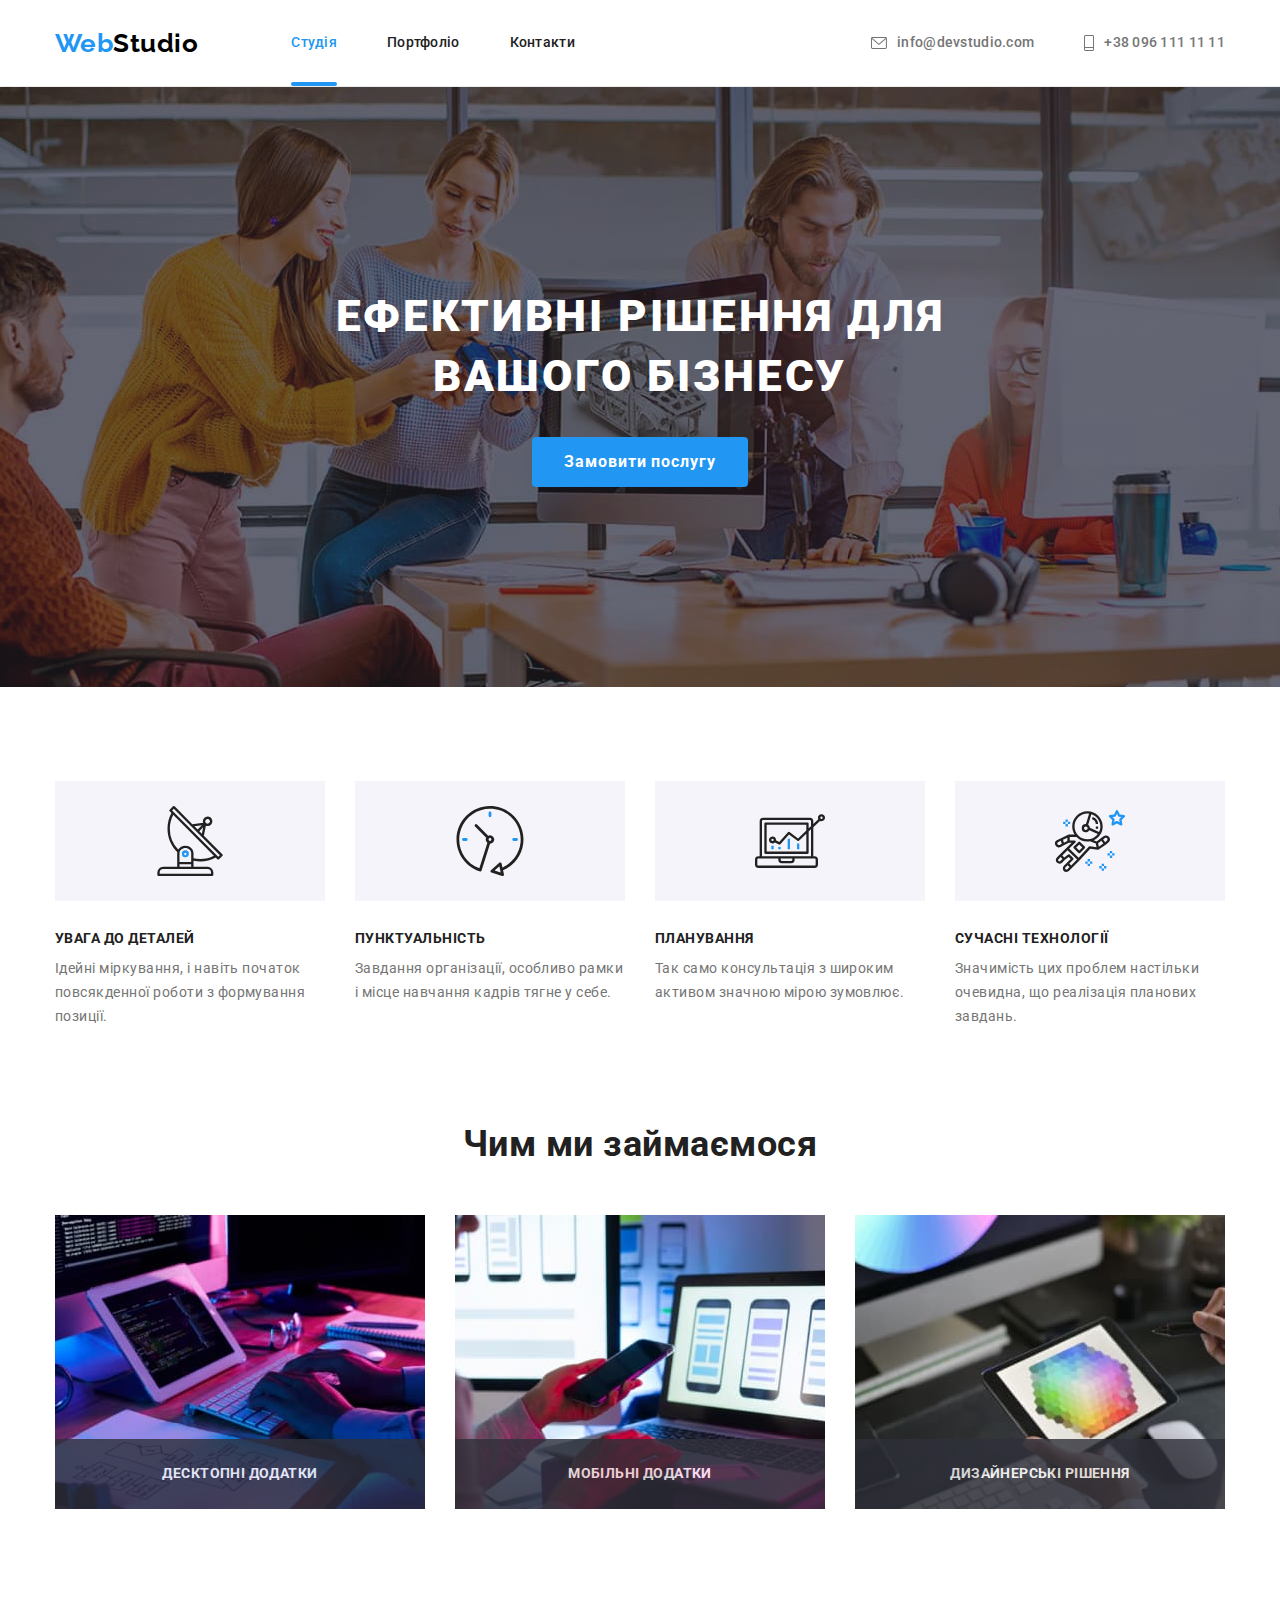
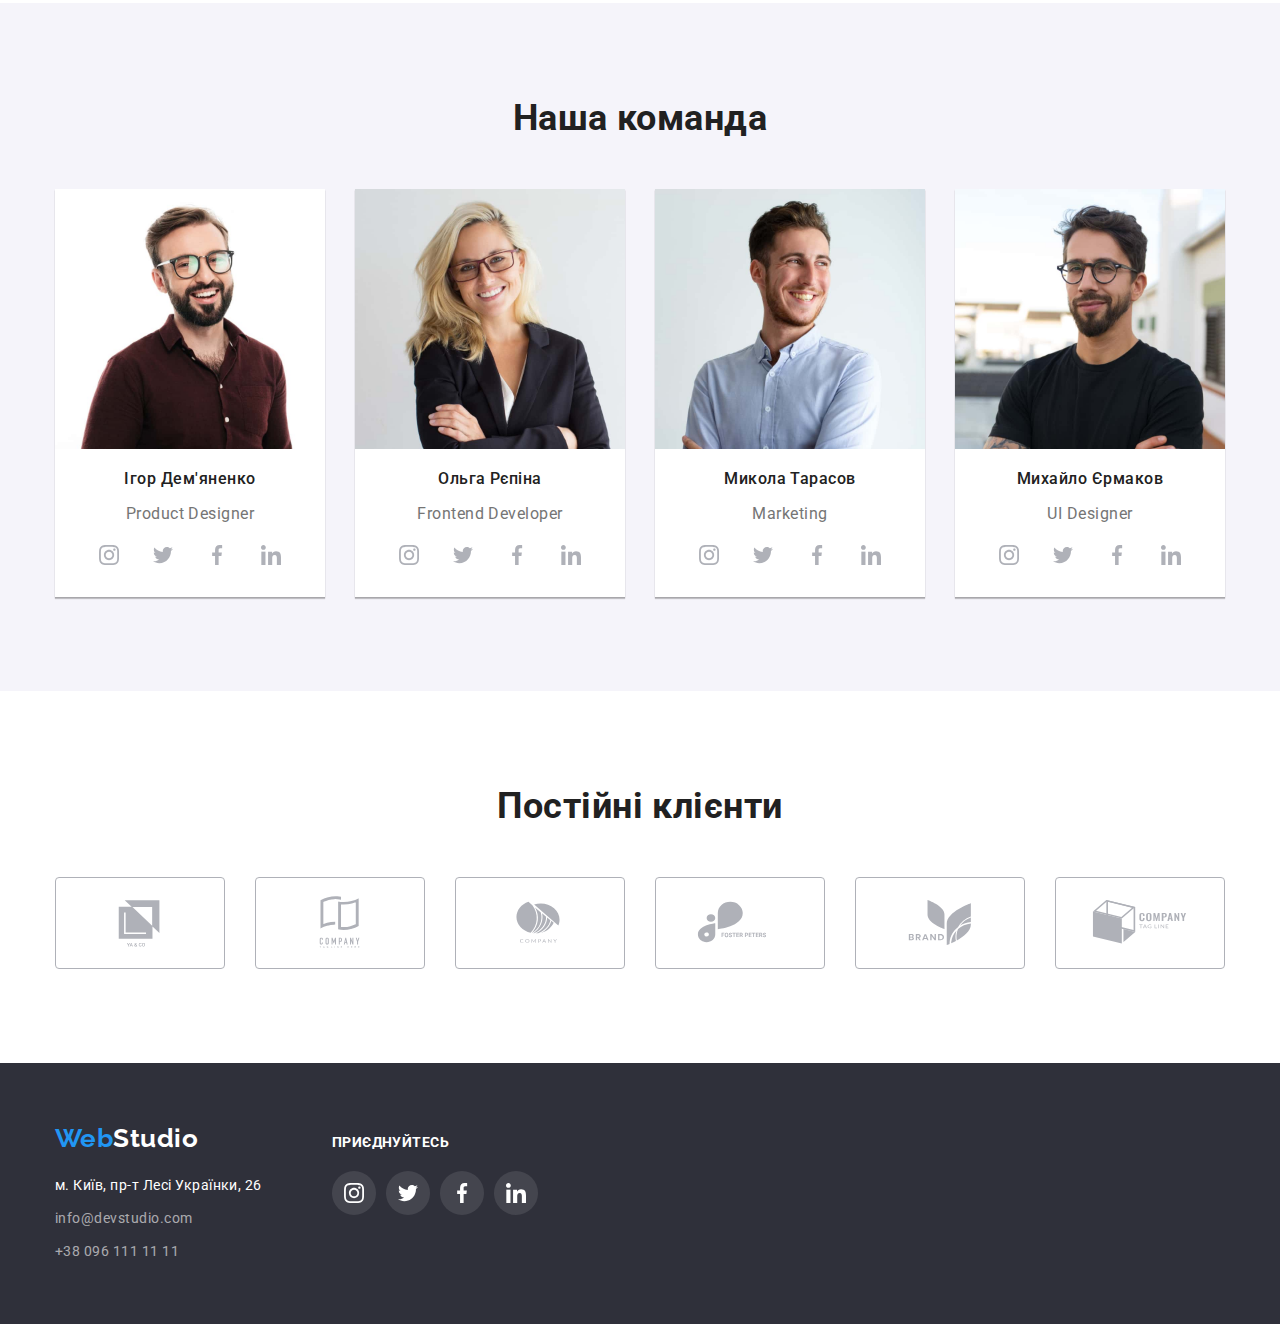
<file: index.html>
<!DOCTYPE html>
<html lang="uk">
  <head>
    <meta charset="UTF-8" />
    <meta http-equiv="X-UA-Compatible" content="IE=edge" />
    <meta name="viewport" content="width=device-width, initial-scale=1.0" />
    <title>Студія</title>
    <link rel="preconnect" href="https://fonts.googleapis.com" />
    <link rel="preconnect" href="https://fonts.gstatic.com" crossorigin />
    <link
      href="https://fonts.googleapis.com/css2?family=Raleway:wght@700&family=Roboto:wght@400;500;700;900&display=swap"
      rel="stylesheet"
    />
    <!-- Сначала нормализатор для улучшения кроссбраузерности веб-страницы.
    В нормализаторе modern-normalize по умолчанию задан глобальный border-box-->
    <link
      rel="stylesheet"
      href="https://cdnjs.cloudflare.com/ajax/libs/modern-normalize/1.0.0/modern-normalize.min.css"
    />
    <!-- Основной стиль веб-страницы-->
    <link rel="stylesheet" href="./css/styles.css" />
  </head>
  <body>
    <header class="header">
      <div class="container container-header">
        <a href="./index.html" class="logo"
          ><span class="accent">Web</span>Studio</a
        >
        <nav class="nav">
          <ul class="header-nav list">
            <li class="header-nav-list">
              <a href="./index.html" class="link-nav current">Студія</a>
            </li>
            <li class="header-nav-list">
              <a href="./portfolio.html" class="link-nav">Портфоліо</a>
            </li>
            <li class="header-nav-list">
              <a href="#address" class="link-nav">Контакти</a>
            </li>
          </ul>
        </nav>
        <ul class="list header-mail">
          <li class="header-contacts">
            <a href="mailto:info@devstudio.com" class="link-contacts">
              <svg
                width="16"
                height="12"
                class="icon-contacts"
              >
                <use href="./images/icons.svg/symbol-defs.svg#icon-mail"></use>
              </svg>
              info@devstudio.com</a
            >
          </li>
          <li class="header-contacts">
            <a href="tel:+380961111111" class="link-contacts">
              <svg
                width="10"
                height="16"
                fill="currentColor"
                class="icon-contacts"
              >
                <use href="./images/icons.svg/symbol-defs.svg#icon-phone"></use>
              </svg>
              +38 096 111 11 11</a
            >
          </li>
        </ul>
      </div>
    </header>
    <main class="main">
      <section class="hero">
        <div class="container">
          <h1 class="hero-title">Ефективні рішення для вашого бізнесу</h1>
          <button type="button" class="hero-button" data-modal-open>Замовити послугу</button>
        </div>
      </section>
      <div class="backdrop is-hidden" data-modal>
        <div class="modal">
          <button type="button" class="closer-modal-button" data-modal-close>
            <svg width="11" height="11" class="closer-modal-icon">
              <use
                href="./images/icons.svg/sprite.svg#modal-button-closer"
              ></use>
            </svg>
          </button>
        </div>
      </div>
      <section class="advantage section">
        <div class="container">
          <h2 class="visually-hidden">Підхід до роботи</h2>
          <ul class="list advantage-list">
            <li class="item">
              <div class="item-container">
                <svg width="70" height="70">
                  <use
                    href="./images/icons.svg/symbol-defs.svg#icon-satellite-dish"
                  ></use>
                </svg>
              </div>
              <h3 class="title">УВАГА ДО ДЕТАЛЕЙ</h3>
              <p class="text">
                Ідейні міркування, і навіть початок повсякденної роботи з
                формування позиції.
              </p>
            </li>
            <li class="item">
              <div class="item-container">
                <svg width="70" height="70" fill="currentColor">
                  <use
                    href="./images/icons.svg/symbol-defs.svg#icon-clock"
                  ></use>
                </svg>
              </div>
              <h3 class="title">ПУНКТУАЛЬНІСТЬ</h3>
              <p class="text">
                Завдання організації, особливо рамки і місце навчання кадрів
                тягне у себе.
              </p>
            </li>
            <li class="item">
              <div class="item-container">
                <svg width="70" height="70" fill="currentColor">
                  <use
                    href="./images/icons.svg/symbol-defs.svg#icon-diagram"
                  ></use>
                </svg>
              </div>
              <h3 class="title">ПЛАНУВАННЯ</h3>
              <p class="text">
                Так само консультація з широким активом значною мірою зумовлює.
              </p>
            </li>
            <li class="item">
              <div class="item-container">
                <svg width="70" height="70" fill="currentColor">
                  <use
                    href="./images/icons.svg/symbol-defs.svg#icon-astronaut"
                  ></use>
                </svg>
              </div>
              <h3 class="title">СУЧАСНІ ТЕХНОЛОГІЇ</h3>
              <p class="text">
                Значимість цих проблем настільки очевидна, що реалізація
                планових завдань.
              </p>
            </li>
          </ul>
        </div>
      </section>
      <section class="area-​​work section">
        <div class="container">
          <h2 class="title">Чим ми займаємося</h2>
          <ul class="list">
            <li class="item">
              <div class="thumb-area-​​work">
                <img
                  src="./images/img1.jpg"
                  alt="Розробник пише код розмітки"
                  width="370"
                  class="image"
                />
                <div class="thumb-text-box">
                  <p class="thumb-text"> ДЕСКТОПНІ ДОДАТКИ</p>
                </div>
              </div>
            </li>
            <li class="item">
              <div class="thumb-area-​​work">
                <img
                  src="./images/img2.jpg"
                  alt="Розробник підбирає дизайн"
                  width="370"
                  class="image"
                />
                <div class="thumb-text-box">
                  <p class="thumb-text">МОБІЛЬНІ ДОДАТКИ</p>
                </div>
              </div>
            </li>
            <li class="item">
              <div class="thumb-area-​​work">
                <img
                  src="./images/img3.jpg"
                  alt="Розробник підбирає колір макету"
                  width="370"
                  class="image"
                />
                <div class="thumb-text-box">
                <p class="thumb-text">ДИЗАЙНЕРСЬКІ РІШЕННЯ</p>
                </div>
              </div>
            </li>
          </ul>
        </div>
      </section>
      <section class="teem section">
        <div class="container">
          <h2 class="title">Наша команда</h2>
          <ul class="list">
            <li class="card">
              <img
                src="./images/foto_igor.jpg"
                alt="Ігор Демяненко, Product Designer"
                width="270"
                class="fhotos-teem"
              />
              <div class="teem-card">
                <h3 class="name">Ігор Дем'яненко</h3>
                <p class="text">Product Designer</p>
                <ul class="social-list list">
                  <li class="social-item">
                    <a href="" class="social-link" aria-label="instagram">
                      <svg width="20" height="20" class="social-icon">
                        <use
                          href="./images/icons.svg/sprite.svg#icon-instagram"
                        ></use>
                      </svg>
                    </a>
                  </li>
                  <li class="social-item">
                    <a href="" class="social-link" aria-label="twitter">
                      <svg width="20" height="20" class="social-icon">
                        <use
                          href="./images/icons.svg/sprite.svg#icon-twitter"
                        ></use>
                      </svg>
                    </a>
                  </li>
                  <li class="social-item">
                    <a href="" class="social-link" aria-label="facebook">
                      <svg width="20" height="20" class="social-icon">
                        <use
                          href="./images/icons.svg/sprite.svg#icon-facebook"
                        ></use>
                      </svg>
                    </a>
                  </li>
                  <li class="social-item">
                    <a href="" class="social-link" aria-label="linkedin">
                      <svg width="20" height="20" class="social-icon">
                        <use
                          href="./images/icons.svg/sprite.svg#icon-linkedin"
                        ></use>
                      </svg>
                    </a>
                  </li>
                </ul>
              </div>
            </li>
            <li class="card">
              <img
                src="./images/foto_olga.jpg"
                alt="Ольга Рєпіна, Frontend Developer"
                width="270"
                class="fhotos-teem"
              />
              <div class="teem-card">
                <h3 class="name">Ольга Рєпіна</h3>
                <p class="text">Frontend Developer</p>
                <ul class="social-list list">
                  <li class="social-item">
                    <a href="" class="social-link" aria-label="instagram">
                      <svg width="20" height="20" class="social-icon">
                        <use
                          href="./images/icons.svg/sprite.svg#icon-instagram"
                        ></use>
                      </svg>
                    </a>
                  </li>
                  <li class="social-item">
                    <a href="" class="social-link" aria-label="twitter">
                      <svg width="20" height="20" class="social-icon">
                        <use
                          href="./images/icons.svg/sprite.svg#icon-twitter"
                        ></use>
                      </svg>
                    </a>
                  </li>
                  <li class="social-item">
                    <a href="" class="social-link" aria-label="facebook">
                      <svg width="20" height="20" class="social-icon">
                        <use
                          href="./images/icons.svg/sprite.svg#icon-facebook"
                        ></use>
                      </svg>
                    </a>
                  </li>
                  <li class="social-item">
                    <a href="" class="social-link" aria-label="linkedin">
                      <svg width="20" height="20" class="social-icon">
                        <use
                          href="./images/icons.svg/sprite.svg#icon-linkedin"
                        ></use>
                      </svg>
                    </a>
                  </li>
                </ul>
              </div>
            </li>
            <li class="card">
              <img
                src="./images/foto_mikola.jpg"
                alt="Микола Тарасов, Marketing"
                width="270"
                class="fhotos-teem"
              />
              <div class="teem-card">
                <h3 class="name">Микола Тарасов</h3>
                <p class="text">Marketing</p>
                <ul class="social-list list">
                  <li class="social-item">
                    <a href="" class="social-link" aria-label="instagram">
                      <svg width="20" height="20" class="social-icon">
                        <use
                          href="./images/icons.svg/sprite.svg#icon-instagram"
                        ></use>
                      </svg>
                    </a>
                  </li>
                  <li class="social-item">
                    <a href="" class="social-link" aria-label="twitter">
                      <svg width="20" height="20" class="social-icon">
                        <use
                          href="./images/icons.svg/sprite.svg#icon-twitter"
                        ></use>
                      </svg>
                    </a>
                  </li>
                  <li class="social-item">
                    <a href="" class="social-link" aria-label="facebook">
                      <svg width="20" height="20" class="social-icon">
                        <use
                          href="./images/icons.svg/sprite.svg#icon-facebook"
                        ></use>
                      </svg>
                    </a>
                  </li>
                  <li class="social-item">
                    <a href="" class="social-link" aria-label="linkedin">
                      <svg width="20" height="20" class="social-icon">
                        <use
                          href="./images/icons.svg/sprite.svg#icon-linkedin"
                        ></use>
                      </svg>
                    </a>
                  </li>
                </ul>
              </div>
            </li>
            <li class="card">
              <img
                src="./images/foto_mihailo.jpg"
                alt="Михайло Єрмаков, UI Designer"
                width="270"
                class="fhotos-teem"
              />
              <div class="teem-card">
                <h3 class="name">Михайло Єрмаков</h3>
                <p class="text">UI Designer</p>
                <ul class="social-list list">
                  <li class="social-item">
                    <a href="" class="social-link" aria-label="instagram">
                      <svg width="20" height="20" class="social-icon">
                        <use
                          href="./images/icons.svg/sprite.svg#icon-instagram"
                        ></use>
                      </svg>
                    </a>
                  </li>
                  <li class="social-item">
                    <a href="" class="social-link" aria-label="twitter">
                      <svg width="20" height="20" class="social-icon">
                        <use
                          href="./images/icons.svg/sprite.svg#icon-twitter"
                        ></use>
                      </svg>
                    </a>
                  </li>
                  <li class="social-item">
                    <a href="" class="social-link" aria-label="facebook">
                      <svg width="20" height="20" class="social-icon">
                        <use
                          href="./images/icons.svg/sprite.svg#icon-facebook"
                        ></use>
                      </svg>
                    </a>
                  </li>
                  <li class="social-item">
                    <a href="" class="social-link" aria-label="linkedin">
                      <svg width="20" height="20" class="social-icon">
                        <use
                          href="./images/icons.svg/sprite.svg#icon-linkedin"
                        ></use>
                      </svg>
                    </a>
                  </li>
                </ul>
              </div>
            </li>
          </ul>
        </div>
      </section>
      <section class="clients section">
        <div class="container">
          <h2 class="title-client">Постійні клієнти</h2>
          <ul class="list">
            <li class="item">
              <a href="" class="link-client" aria-label="client ya-and-co">
                <svg width="106" height="60" class="icon-client">
                  <use
                    href="./images/icons.svg/sprite.svg#icon-ya-and-co"
                  ></use>
                </svg>
              </a>
            </li>
            <li class="item">
              <a href="" class="link-client" aria-label="client ya-and-co">
                <svg width="106" height="60" class="icon-client">
                  <use
                    href="./images/icons.svg/sprite.svg#icon-company-tagline-here"
                  ></use>
                </svg>
              </a>
            </li>
            <li class="item">
              <a href="" class="link-client" aria-label="client ya-and-co">
                <svg width="106" height="60" class="icon-client">
                  <use href="./images/icons.svg/sprite.svg#icon-company"></use>
                </svg>
              </a>
            </li>
            <li class="item">
              <a href="" class="link-client" aria-label="client ya-and-co">
                <svg width="106" height="60" class="icon-client">
                  <use
                    href="./images/icons.svg/sprite.svg#icon-foster-peters"
                  ></use>
                </svg>
              </a>
            </li>
            <li class="item">
              <a href="" class="link-client" aria-label="client ya-and-co">
                <svg width="106" height="60" class="icon-client">
                  <use href="./images/icons.svg/sprite.svg#icon-brand"></use>
                </svg>
              </a>
            </li>
            <li class="item">
              <a href="" class="link-client" aria-label="client ya-and-co">
                <svg width="106" height="60" class="icon-client">
                  <use
                    href="./images/icons.svg/sprite.svg#icon-company-tag-line"
                  ></use>
                </svg>
              </a>
            </li>
          </ul>
        </div>
      </section>
    </main>
    <footer class="footer">
      <div class="container container-footer">
        <div class="container-address">
          <a href="./index.html" class="footer-logo"
            ><span class="accent">Web</span>Studio</a
          >
          <address id="address" class="address">
            <ul class="list">
              <li class="item">
                <a
                  href="https://goo.gl/maps/zxxZXzN141BjYgjw8"
                  target="_blank"
                  class="address-link"
                  >м. Київ, пр-т Лесі Українки, 26</a
                >
              </li>
              <li class="item">
                <a
                  href="mailto:info@devstudio.com"
                  target="_blank"
                  rel="noopener noreferrer"
                  class="contacts-link"
                  >info@devstudio.com</a
                >
              </li>
              <li class="item">
                <a href="tel:+380961111111" class="contacts-link"
                  >+38 096 111 11 11</a
                >
              </li>
            </ul>
          </address>
        </div>
        <div class="container-social">
          <h2 class="social-title">ПРИЄДНУЙТЕСЬ</h2>
          <ul class="social-list list">
            <li class="social-item">
              <a href="" class="social-link" aria-label="instagram">
                <svg width="20" height="20" class="social-icon">
                  <use
                    href="./images/icons.svg/sprite.svg#icon-instagram"
                  ></use>
                </svg>
              </a>
            </li>
            <li class="social-item">
              <a href="" class="social-link" aria-label="twitter">
                <svg width="20" height="20" class="social-icon">
                  <use href="./images/icons.svg/sprite.svg#icon-twitter"></use>
                </svg>
              </a>
            </li>
            <li class="social-item">
              <a href="" class="social-link" aria-label="facebook">
                <svg width="20" height="20" class="social-icon">
                  <use href="./images/icons.svg/sprite.svg#icon-facebook"></use>
                </svg>
              </a>
            </li>
            <li class="social-item">
              <a href="" class="social-link" aria-label="linkedin">
                <svg width="20" height="20" class="social-icon">
                  <use href="./images/icons.svg/sprite.svg#icon-linkedin"></use>
                </svg>
              </a>
            </li>
          </ul>
        </div>
      </div>
    </footer>
    <script src="./js/modal.js"></script>
  </body>
</html>
</file>
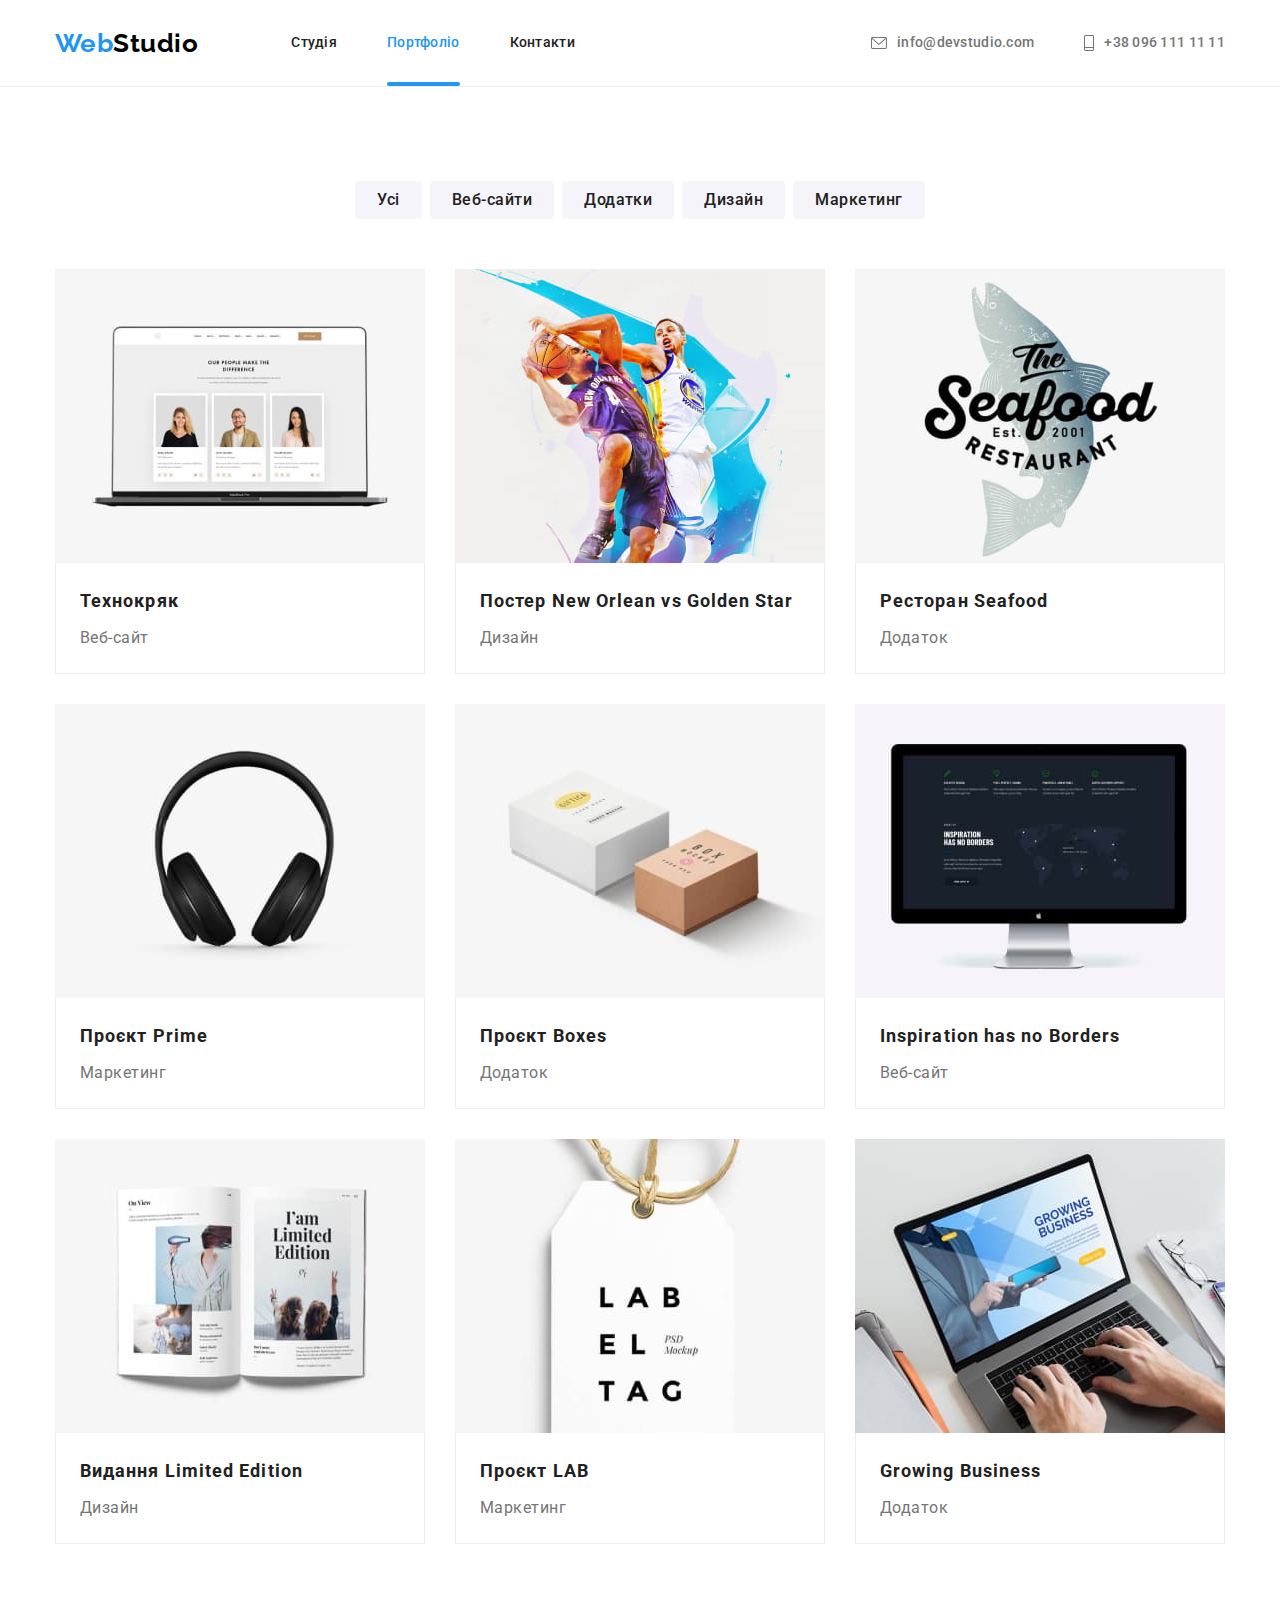
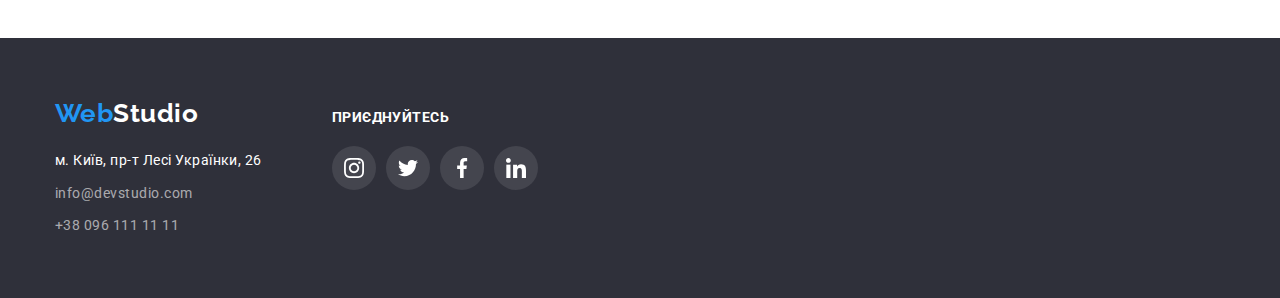
<file: portfolio.html>
<!DOCTYPE html>
<html lang="en">
  <head>
    <meta charset="UTF-8" />
    <meta http-equiv="X-UA-Compatible" content="IE=edge" />
    <meta name="viewport" content="width=device-width, initial-scale=1.0" />
    <title>Портфоліо</title>
    <link rel="preconnect" href="https://fonts.googleapis.com" />
    <link rel="preconnect" href="https://fonts.gstatic.com" crossorigin />
    <link
      href="https://fonts.googleapis.com/css2?family=Raleway:wght@700&family=Roboto:wght@400;500;700;900&display=swap"
      rel="stylesheet"
    />
    <!-- Сначала нормализатор -->
    <link
      rel="stylesheet"
      href="https://cdnjs.cloudflare.com/ajax/libs/modern-normalize/1.0.0/modern-normalize.min.css"
    />
    <link rel="stylesheet" href="./css/styles.css" />
  </head>
  <body>
    <header class="header">
      <div class="container container-header">
        <a href="./index.html" class="logo"
          ><span class="accent">Web</span>Studio</a
        >
        <nav class="nav">
          <ul class="header-nav list">
            <li class="header-nav-list">
              <a href="./index.html" class="link-nav">Студія</a>
            </li>
            <li class="header-nav-list">
              <a href="./portfolio.html" class="link-nav current">Портфоліо</a>
            </li>
            <li class="header-nav-list">
              <a href="#address" class="link-nav">Контакти</a>
            </li>
          </ul>
        </nav>
        <ul class="list header-mail">
          <li class="header-contacts">
            <a href="mailto:info@devstudio.com" class="link-contacts">
              <svg
                width="16"
                height="12"
                class="icon-contacts"
              >
                <use href="./images/icons.svg/symbol-defs.svg#icon-mail"></use>
              </svg>
              info@devstudio.com</a
            >
          </li>
          <li class="header-contacts">
            <a href="tel:+380961111111" class="link-contacts">
              <svg
                width="10"
                height="16"
                fill="currentColor"
                class="icon-contacts"
              >
                <use href="./images/icons.svg/symbol-defs.svg#icon-phone"></use>
              </svg>
              +38 096 111 11 11</a
            >
          </li>
        </ul>
      </div>
    </header>
    <main class="main-portfolio">
      <h1 class="visually-hidden">Портфоліо</h1>
      <section class="projects">
        <div class="container">
          <ul class="list list-filter">
            <li class="item">
              <button type="button" class="projects-button">Усі</button>
            </li>
            <li class="item">
              <button type="button" class="projects-button">Веб-сайти</button>
            </li>
            <li class="item">
              <button type="button" class="projects-button">Додатки</button>
            </li>
            <li class="item">
              <button type="button" class="projects-button">Дизайн</button>
            </li>
            <li class="item">
              <button type="button" class="projects-button">Маркетинг</button>
            </li>
          </ul>
          <ul class="list list-projects">
            <li class="item">
              <a href="" class="link">
                <div class="product-action">
                  <img
                    src="./images/thnokryak.jpg"
                    alt="Веб-сайт"
                    width="370"
                    height="294"
                    class="projects-foto"
                  />
                  <div class="product-description">
                    <p class="description-text">
                      Ресурс пропонує комплексні пропозиції з різним рівнем
                      функціоналу та сервісів. Все це дозволить відвідувачу
                      отримати вичерпні відомості про компанію чи приватну
                      особу.
                    </p>
                  </div>
                </div>
                <div class="card-description">
                  <h2 class="title">Технокряк</h2>
                  <p class="text">Веб-сайт</p>
                </div>
              </a>
            </li>
            <li class="item">
              <a href="" class="link">
                <div class="product-action">
                  <img
                    src="./images/poster_new_orlean_vs_golden_star.jpg"
                    alt="Постер баскетбол"
                    width="370"
                    height="294"
                    class="projects-foto"
                  />
                  <div class="product-description">
                    <p class="description-text">
                      Ресурс пропонує комплексні пропозиції з різним рівнем
                      функціоналу та сервісів. Все це дозволить відвідувачу
                      отримати вичерпні відомості про компанію чи приватну
                      особу.
                    </p>
                  </div>
                </div>
                <div class="card-description">
                  <h2 class="title">Постер New Orlean vs Golden Star</h2>
                  <p class="text">Дизайн</p>
                </div>
              </a>
            </li>
            <li class="item">
              <a href="" class="link">
                <div class="product-action">
                  <img
                    src="./images/restaurant_seafood.jpg"
                    alt="Ресторан морепродуктів"
                    width="370"
                    height="294"
                    class="projects-foto"
                  />
                  <div class="product-description">
                    <p class="description-text">
                      Ресурс пропонує комплексні пропозиції з різним рівнем
                      функціоналу та сервісів. Все це дозволить відвідувачу
                      отримати вичерпні відомості про компанію чи приватну
                      особу.
                    </p>
                  </div>
                </div>
                <div class="card-description">
                  <h2 class="title">Ресторан Seafood</h2>
                  <p class="text">Додаток</p>
                </div>
              </a>
            </li>
            <li class="item">
              <a href="" class="link">
                <div class="product-action">
                  <img
                    src="./images/project_prime.jpg"
                    alt="Навушники"
                    width="370"
                    height="294"
                    class="projects-foto"
                  />
                  <div class="product-description">
                    <p class="description-text">
                      Ресурс пропонує комплексні пропозиції з різним рівнем
                      функціоналу та сервісів. Все це дозволить відвідувачу
                      отримати вичерпні відомості про компанію чи приватну
                      особу.
                    </p>
                  </div>
                </div>
                <div class="card-description">
                  <h2 class="title">Проєкт Prime</h2>
                  <p class="text">Маркетинг</p>
                </div>
              </a>
            </li>
            <li class="item">
              <a href="" class="link">
                <div class="product-action">
                  <img
                    src="./images/project_boxes.jpg"
                    alt="Коробки"
                    width="370"
                    height="294"
                    class="projects-foto"
                  />
                  <div class="product-description">
                    <p class="description-text">
                      Ресурс пропонує комплексні пропозиції з різним рівнем
                      функціоналу та сервісів. Все це дозволить відвідувачу
                      отримати вичерпні відомості про компанію чи приватну
                      особу.
                    </p>
                  </div>
                </div>
                <div class="card-description">
                  <h2 class="title">Проєкт Boxes</h2>
                  <p class="text">Додаток</p>
                </div>
              </a>
            </li>
            <li class="item">
              <a href="" class="link">
                <div class="product-action">
                  <img
                    src="./images/inspiration_has_no_borders.jpg"
                    alt="Монітор"
                    width="370"
                    height="294"
                    class="projects-foto"
                  />
                  <div class="product-description">
                    <p class="description-text">
                      Ресурс пропонує комплексні пропозиції з різним рівнем
                      функціоналу та сервісів. Все це дозволить відвідувачу
                      отримати вичерпні відомості про компанію чи приватну
                      особу.
                    </p>
                  </div>
                </div>
                <div class="card-description">
                  <h2 class="title">Inspiration has no Borders</h2>
                  <p class="text">Веб-сайт</p>
                </div>
              </a>
            </li>
            <li class="item">
              <a href="" class="link">
                <div class="product-action">
                  <img
                    src="./images/edition_limited_edition.jpg"
                    alt="Сторінки журналу"
                    width="370"
                    height="294"
                    class="projects-foto"
                  />
                  <div class="product-description">
                    <p class="description-text">
                      Ресурс пропонує комплексні пропозиції з різним рівнем
                      функціоналу та сервісів. Все це дозволить відвідувачу
                      отримати вичерпні відомості про компанію чи приватну
                      особу.
                    </p>
                  </div>
                </div>
                <div class="card-description">
                  <h2 class="title">Видання Limited Edition</h2>
                  <p class="text">Дизайн</p>
                </div>
              </a>
            </li>
            <li class="item">
              <a href="" class="link">
                <div class="product-action">
                  <img
                    src="./images/projet_lab.jpg"
                    alt="Бірка"
                    width="370"
                    height="294"
                    class="projects-foto"
                  />
                  <div class="product-description">
                    <p class="description-text">
                      Ресурс пропонує комплексні пропозиції з різним рівнем
                      функціоналу та сервісів. Все це дозволить відвідувачу
                      отримати вичерпні відомості про компанію чи приватну
                      особу.
                    </p>
                  </div>
                </div>
                <div class="card-description">
                  <h2 class="title">Проєкт LAB</h2>
                  <p class="text">Маркетинг</p>
                </div>
              </a>
            </li>
            <li class="item">
              <a href="" class="link">
                <div class="product-action">
                  <img
                    src="./images/growing_business.jpg"
                    alt="Ноутбук"
                    width="370"
                    height="294"
                    class="projects-foto"
                  />
                  <div class="product-description">
                    <p class="description-text">
                      Ресурс пропонує комплексні пропозиції з різним рівнем
                      функціоналу та сервісів. Все це дозволить відвідувачу
                      отримати вичерпні відомості про компанію чи приватну
                      особу.
                    </p>
                  </div>
                </div>
                <div class="card-description">
                  <h2 class="title">Growing Business</h2>
                  <p class="text">Додаток</p>
                </div>
              </a>
            </li>
          </ul>
        </div>
      </section>
    </main>
    <footer class="footer">
      <div class="container container-footer">
        <div class="container-address">
          <a href="./index.html" class="footer-logo"
            ><span class="accent">Web</span>Studio</a
          >
          <address id="address" class="address">
            <ul class="list">
              <li class="item">
                <a
                  href="https://goo.gl/maps/zxxZXzN141BjYgjw8"
                  target="_blank"
                  class="address-link"
                  >м. Київ, пр-т Лесі Українки, 26</a
                >
              </li>
              <li class="item">
                <a
                  href="mailto:info@devstudio.com"
                  target="_blank"
                  rel="noopener noreferrer"
                  class="contacts-link"
                  >info@devstudio.com</a
                >
              </li>
              <li class="item">
                <a href="tel:+380961111111" class="contacts-link"
                  >+38 096 111 11 11</a
                >
              </li>
            </ul>
          </address>
        </div>
        <div class="container-social">
          <h2 class="social-title">ПРИЄДНУЙТЕСЬ</h2>
          <ul class="social-list list">
            <li class="social-item">
              <a href="" class="social-link" aria-label="instagram">
                <svg width="20" height="20" class="social-icon">
                  <use
                    href="./images/icons.svg/sprite.svg#icon-instagram"
                  ></use>
                </svg>
              </a>
            </li>
            <li class="social-item">
              <a href="" class="social-link" aria-label="twitter">
                <svg width="20" height="20" class="social-icon">
                  <use href="./images/icons.svg/sprite.svg#icon-twitter"></use>
                </svg>
              </a>
            </li>
            <li class="social-item">
              <a href="" class="social-link" aria-label="facebook">
                <svg width="20" height="20" class="social-icon">
                  <use href="./images/icons.svg/sprite.svg#icon-facebook"></use>
                </svg>
              </a>
            </li>
            <li class="social-item">
              <a href="" class="social-link" aria-label="linkedin">
                <svg width="20" height="20" class="social-icon">
                  <use href="./images/icons.svg/sprite.svg#icon-linkedin"></use>
                </svg>
              </a>
            </li>
          </ul>
        </div>
      </div>
    </footer>
  </body>
</html>
</file>
<file: css/styles.css>
/* Зададим переменню на цвет текста */
:root {
  --primary-background-color: #ffffff;
  --hero-footer-background-color: #2f303a;
  --second-background-color: #f5f4fa;
  --white-text-color: #ffffff;
  --primary-text-color: #757575;
  --primary-header-logo: #000000;
  --primary-title-color: #212121;
  --accentt-color: #2196f3;
}
body {
  background-color: var(--primary-background-color);
  color: var(--primary-text-color);
  font-family: Roboto, sans-serif;
  letter-spacing: 0.03em;
}
h1,
h2,
h3,
h4,
h4,
h5,
h6,
p,
ul {
  margin-top: 0;
  margin-bottom: 0;
}
.container {
  width: 1200px;
  margin-left: auto;
  margin-right: auto;
  padding-left: 15px;
  padding-right: 15px;
/*   outline: 2px solid tomato; */
}
.section {
  padding: 94px 0px;
}
/* Добавим общий стиль на списки, кнопки*/
.list {
  list-style: none;
}
/* По умолчанию кнопки не унаследуют шрифт от предков
по этому ставим кнопке font-family: inherit; (явно унаследуй что-то) */
button {
  border: 0px solid transparent;
  border-radius: 4px;
  padding: 6px 22px;
}
button.hero-button {
  padding: 10px 32px;
  min-width: 216px;

  font-weight: 700;
  font-size: 16px;
  line-height: 1.88;
  letter-spacing: 0.06em;
  color: var(--white-text-color);
  background-color: var(--accentt-color);
  cursor: pointer;
  text-align: center;
}

/* хедер */
.header {
  border-bottom: 1px solid #ECECEC;
}
.container-header {
  display: flex;
  align-items: center;
}
.header .logo {
  color: var(--primary-header-logo);
  text-decoration: none;
  font-family: Raleway, sans-serif;
  font-weight: 700;
  font-size: 26px;
  line-height: 1.19;
}
.header .logo .accent {
  color: var(--accentt-color);
}

/* Навигация */
.nav {
  margin-left: 93px;
}
.header-nav {
  display: flex;
  padding-inline-start: 0px;
}
.header-nav-list:not(:first-child) {
  margin-left: 50px;
}
.link-nav {
  position: relative;
  display: block;
  padding: 35px 0px;

  text-decoration: none;
  color: var(--primary-title-color);
  font-weight: 500;
  font-size: 14px;
  line-height: 1.14;
  letter-spacing: 0.02em;
  transition: color 250ms cubic-bezier(0.4, 0, 0.2, 1);
}
.link-nav:visited {
  color: var(--primary-title-color);
}
.link-nav:hover,
.link-nav:focus {
  color: var(--accentt-color);
}
.header-nav .link-nav.current {
  color: var(--accentt-color);
}
.header-nav .link-nav.current::after {
  content: '';
  display: block;
  position: absolute;
  bottom: 0;
  left: 0;
  width: 100%;
  height: 4px;
  border: none;
  border-radius: 2px;

  background-color: var(--accentt-color);
}

/* Контакты */
.list.header-mail {
  display: inline-flex;
  margin-left: auto;
  padding-left: 0px;
}
.header-contacts:not(:last-child) {
  margin-right: 50px;
}

.link-contacts {
  display: flex;
  padding: 35px 0px;
  align-items: center;
  fill: currentColor;

  text-decoration: none;
  color: var(--primary-text-color);
  font-weight: 500;
  font-size: 14px;
  line-height: 1.14;
  letter-spacing: 0.02em;

  transition: color 250ms cubic-bezier(0.4, 0, 0.2, 1);
}
.link-contacts:visited {
  color: var(--primary-text-color);
}
.link-contacts:hover,
.link-contacts:focus {
  color: var(--accentt-color);
}
.icon-contacts {
  margin-right: 10px;
  border: none;
  padding: 0;
}

/* Уникальный контент страницы MAIN */
.main {
  background-color: var(--primary-background-color);
}

/* Секция "Герой" */
.hero {
  max-width: 1600px;
  height: 600px;
  margin: 0px auto;
  background-color: #2F303A;
  background-image: linear-gradient(
  to right,
  rgba(47, 48, 58, 0.4),
  rgba(47, 48, 58, 0.4)),
  url(../images/hero-background-image.jpg);
  background-size: cover;
  background-position: center;
  text-align: center;
  padding: 200px 0px;
}
.hero-title {
  width: 696px;
  margin: 0px auto 30px;

  color: var(--white-text-color);
  font-weight: 900;
  font-size: 44px;
  line-height: 1.36;
  letter-spacing: 0.06em;
  text-transform: uppercase;
}
.backdrop {
  position: fixed;
  top: 0;
  left: 0;
  width: 100%;
  height: 100%;
  visibility: visible;
  background-color: rgba(0, 0, 0, 0.2);
  opacity: 1;
  z-index: 1;
  transition: opacity 250ms cubic-bezier(0.4, 0, 0.2, 1),visibility 250ms cubic-bezier(0.4, 0, 0.2, 1);
}
.backdrop.is-hidden {
  visibility: hidden;
  pointer-events: none;
  opacity: 0;
}
.modal {
  position: absolute;
  top: 50%;
  left: 50%;
  width: 528px;
  height: 581px;
  transform: translate(-50%, -50%) scale(1);
  transition: transform 250ms cubic-bezier(0.4, 0, 0.2, 1);
  background-color: #FFFFFF;
}
.backdrop.is-hidden .modal {
  transform: translate(-50%, -50%) scale(0.9);
}

.closer-modal-button {
  position: absolute;
  top: 8px;
  right: 8px;
  width: 28px;
  height: 28px;
  border: 1px solid rgba(0, 0, 0, 0.1);
  border-radius: 50%;
  padding: 0;
  cursor: pointer;
  fill: #000000;
  background-color: transparent;
}
.closer-modal-icon {
  justify-content: center;
  align-items: center;
}
/*Скрываем нужные заголовки */
.visually-hidden {
  position: absolute;
  white-space: nowrap;
  width: 1px;
  height: 1px;
  overflow: hidden;
  border: 0;
  padding: 0;
  clip: rect(0 0 0 0);
  clip-path: inset(50%);
  margin: -1px;
}

/* Секция "Подход к работе" */
.advantage {
  padding-bottom: 0px;
}
.advantage-list {
  display: flex;
  padding-left: 0px;
}
.advantage-list .item:not(:first-child) {
  margin-left: 30px;
}
.advantage .item {
  width: 270px;
}
.item-container{
  display: flex;
  height: 120px;
  margin-bottom: 30px;
  align-items: center;
  justify-content: center;
  background-color: #F5F4FA;
}
.advantage .title {
  margin-bottom: 10px;

  color: var(--primary-title-color);
  font-size: 14px;
  line-height: 1.14;
  text-transform: uppercase;
}
.advantage .text {
  font-size: 14px;
  line-height: 1.71;
}

/* Секция Заголовок "Область занятий", Команда */
.area-​​work .list {
  display: flex;
  padding-left: 0px;
}
.area-​​work .item:not(:last-child) {
  margin-right: 30px;
}
.thumb-area-​​work {
  position: relative;
}
.area-​​work .image {
  display: block;
  max-width: 100%;
  height: auto;
}
.thumb-text-box {
  position: absolute;
  width: 100%;
  height: 70px;
  bottom: 0;
  left: 0;

  font-weight: 700;
  font-size: 14px;
  line-height: 1.14;
  letter-spacing: 0.03em;
  text-align: center;

  background-color: #2F303A;
  opacity: 0.8;
}
.thumb-text {
  position: absolute;
  top: 50%;
  left: 50%;
  transform: translate(-50%, -50%);
  color: var(--white-text-color);
}
.area-​​work .title,
.teem .title,
.title-client {
  margin-bottom: 50px;

  color: var(--primary-title-color);
  font-size: 36px;
  line-height: 1.17;
  text-align: center;
}
/* Секция "Команда" */
.teem .list {
  display: flex;
  padding-left: 0px;
}
.teem .card:not(:first-child) {
  margin-left: 30px;
}
.teem {
  background-color: var(--second-background-color);
}
.card {
  background-color: var(--primary-background-color);
  text-align: center;
  box-shadow: 0 2px 1px 0 rgba(0, 0, 0, 0.2),
  0 1px 1px 0 rgba(0, 0, 0, 0.14);
}
.fhotos-teem {
  display: block;
  max-width: 100%;
  height: auto;
}
.teem-card {
  padding: 20px 32px; 
}
.teem .name {
  margin-bottom: 16px;

  color: var(--primary-title-color);
  font-weight: 500;
  font-size: 16px;
  line-height: 1.19;
}
.teem .text {
  margin-bottom: 10px;

  color: var(--primary-text-color);
  font-size: 16px;
  line-height: 1.19;
}
.social-list {
  display: flex;
}
.social-item:not(:last-child) {
  margin-right: 10px;
}
.social-link {
  display: flex;
  width: 44px;
  height: 44px;
  border-radius: 50%;
  justify-content: center;
  align-items: center;
  background-color: transparent;

  transition: background-color 250ms cubic-bezier(0.4, 0, 0.2, 1);
}
.social-link:hover,
.social-link:focus {
  background-color: #2196f3;
}
.teem .social-icon {
  fill: #afb1b8;
  transition: fill 250ms cubic-bezier(0.4, 0, 0.2, 1);
}
.social-link:hover .social-icon,
.social-link:focus .social-icon {
  fill: #ffffff;
}
/* Клиенты */
.clients .list {
  padding-left: 0;
  display: flex;
}
.clients .item {
  width: 170px;
  height: 92px;
}
.clients .item:not(:last-child) {
  margin-right: 30px;
}
.clients .link-client {
  display: flex;
  align-items: center;
  justify-content: center;
  width: 100%;
  height: 100%;
  border: 1px solid #afb1b8;
  border-radius: 4px;
  color: #afb1b8;
  transition: border 250ms cubic-bezier(0.4, 0, 0.2, 1);
}
.clients .link-client:hover,
.clients .link-client:focus {
  border: 1px solid #2196f3;
}
.clients .icon-client {
  fill: currentColor;
  transition: fill 250ms cubic-bezier(0.4, 0, 0.2, 1);
}
.clients .link-client:hover .icon-client,
.clients .link-client:focus .icon-client {
  fill: #2196f3;
}

/* Футер */
.footer {
  background-color: var(--hero-footer-background-color);
  padding: 60px 0px;
}
.footer .container {
  display: flex;
  align-items: baseline;
}
.footer-logo {
  margin-bottom: 20px;
  display: inline-block;

  font-family: Raleway, sans-serif;
  font-weight: 700;
  font-size: 26px;
  line-height: 1.19;
  color: var(--white-text-color);
  text-decoration: none;
}
.footer-logo .accent {
  color: var(--accentt-color);
}
.footer .list {
  padding-left: 0px;
}
.footer .item:not(:last-child){
  margin-bottom: 9px;
}
.address {
  font-style: normal;
  font-size: 14px;
  line-height: 1.71;
}
.address-link {
  display: inline-block;

  text-decoration: none;
  color: var(--white-text-color);
}
.contacts-link {
  display: inline-block;

  text-decoration: none;
  color: rgba(255, 255, 255, 0.6);
  transition: color 250ms cubic-bezier(0.4, 0, 0.2, 1);
}
.contacts-link:hover,
.contacts-link:focus {
  color: var(--accentt-color);
}
.container-social {
  width: 206px;
  margin-left: 70px;
}
.social-title {
  margin-bottom: 20px;

  color: #ffffff;
  font-weight: 700;
  font-size: 14px;
  line-height: 1.14;
  letter-spacing: 0.03em;
}
.footer .social-link {
background-color: rgba(255, 255, 255, 0.1);
transition: background-color 250ms cubic-bezier(0.4, 0, 0.2, 1);
}
.social-link:hover,
.social-link:focus {
  background-color: #2196f3;
}
.social-icon {
  fill: #ffffff;
}
/* Страница ПОРТФОЛИО секция проекты */
.list-filter {
  display: flex;
  justify-content: center;
  padding-left: 0px;
  margin: 0px 0px 50px;
}
.list-filter .item:not(:last-child) {
  margin-right: 8px;
}
.projects {
  padding: 94px 0px;
}
.list-projects {
  display: flex;
  flex-wrap: wrap;
  padding-left: 0px;
}
.list-projects .item {
  margin-right: 30px;
  margin-bottom: 30px;
}
.list-projects .link{
  display: block;
  transition: box-shadow 250ms cubic-bezier(0.4, 0, 0.2, 1);
}
.list-projects .link:hover,
.list-projects .link:focus {
  box-shadow: 1px 4px 6px 0 rgba(0, 0, 0, 0.16),
  0 4px 4px 0 rgba(0, 0, 0, 0.06);
}
.list-projects .item:nth-last-child(-n + 3) {
  margin-bottom: 0px;
}
.card-description {
  padding: 20px 24px;
  border-right: 1px solid #EEEEEE;
  border-bottom: 1px solid #EEEEEE;
  border-left: 1px solid #EEEEEE;
}
.list-projects .item:nth-child(3n + 3) {
  margin-right: 0px;
}
.product-action {
  position: relative;
  overflow: hidden;
}
.projects-foto{
  display: block;
  max-width: 100%;
  height: auto;
}
.product-description::before {
  content:'';
  display: inline-block;
  position: absolute;
  top: 0;
  left: 0;
  width: 100%;
  height: 100%;
  background-color: rgba(33, 150, 243, 0.9);
  transform: translateY(100%);
  transition: transform 250ms cubic-bezier(0.4, 0, 0.2, 1);
}
.list-projects .link:hover .product-description::before,
.list-projects .link:focus .product-description::before{
  transform: translateY(0);
/*   background-color: rgba(33, 150, 243, 0.9); */
}
.description-text {
  position: absolute;
  top: 50%;
  left: 50%;
  transform: translate(-50%, -50%);
  width: 322px;
  height: 168px;

  font-size: 18px;
  line-height: 1.55;
  letter-spacing: 0.03em;

  color: var(--white-text-color);
  opacity: 0;
  transition: opacity 250ms cubic-bezier(0.4, 0, 0.2, 1);
}
.list-projects .link:hover .description-text,
.list-projects .link:focus .description-text{
  opacity: 1;
}
.projects-button {
  font-weight: 500;
  font-size: 16px;
  line-height: 1.62;
  color: var(--primary-title-color);
  background-color: var(--second-background-color);
  cursor: pointer;
  letter-spacing: 0.03em;
  transition: background-color  250ms cubic-bezier(0.4, 0, 0.2, 1),
  box-shadow  250ms cubic-bezier(0.4, 0, 0.2, 1), color  250ms cubic-bezier(0.4, 0, 0.2, 1);
}
.projects-button:hover,
.projects-button:focus {
  background-color: var(--accentt-color);
  box-shadow: 0 2px 2px 0 rgba(0, 0, 0, 0.12),
  0 1px 2px 0 rgba(0, 0, 0, 0.08);

  color: var(--white-text-color);
}
.projects .link {
  text-decoration: none;
}
.projects .title {
  margin: 0px 0px 4px;
  color: var(--primary-title-color);
  font-size: 18px;
  line-height: 2;
  letter-spacing: 0.06em;
}
.projects .text {
  color: var(--primary-text-color);
  font-size: 16px;
  line-height: 1.87;
}
</file>
